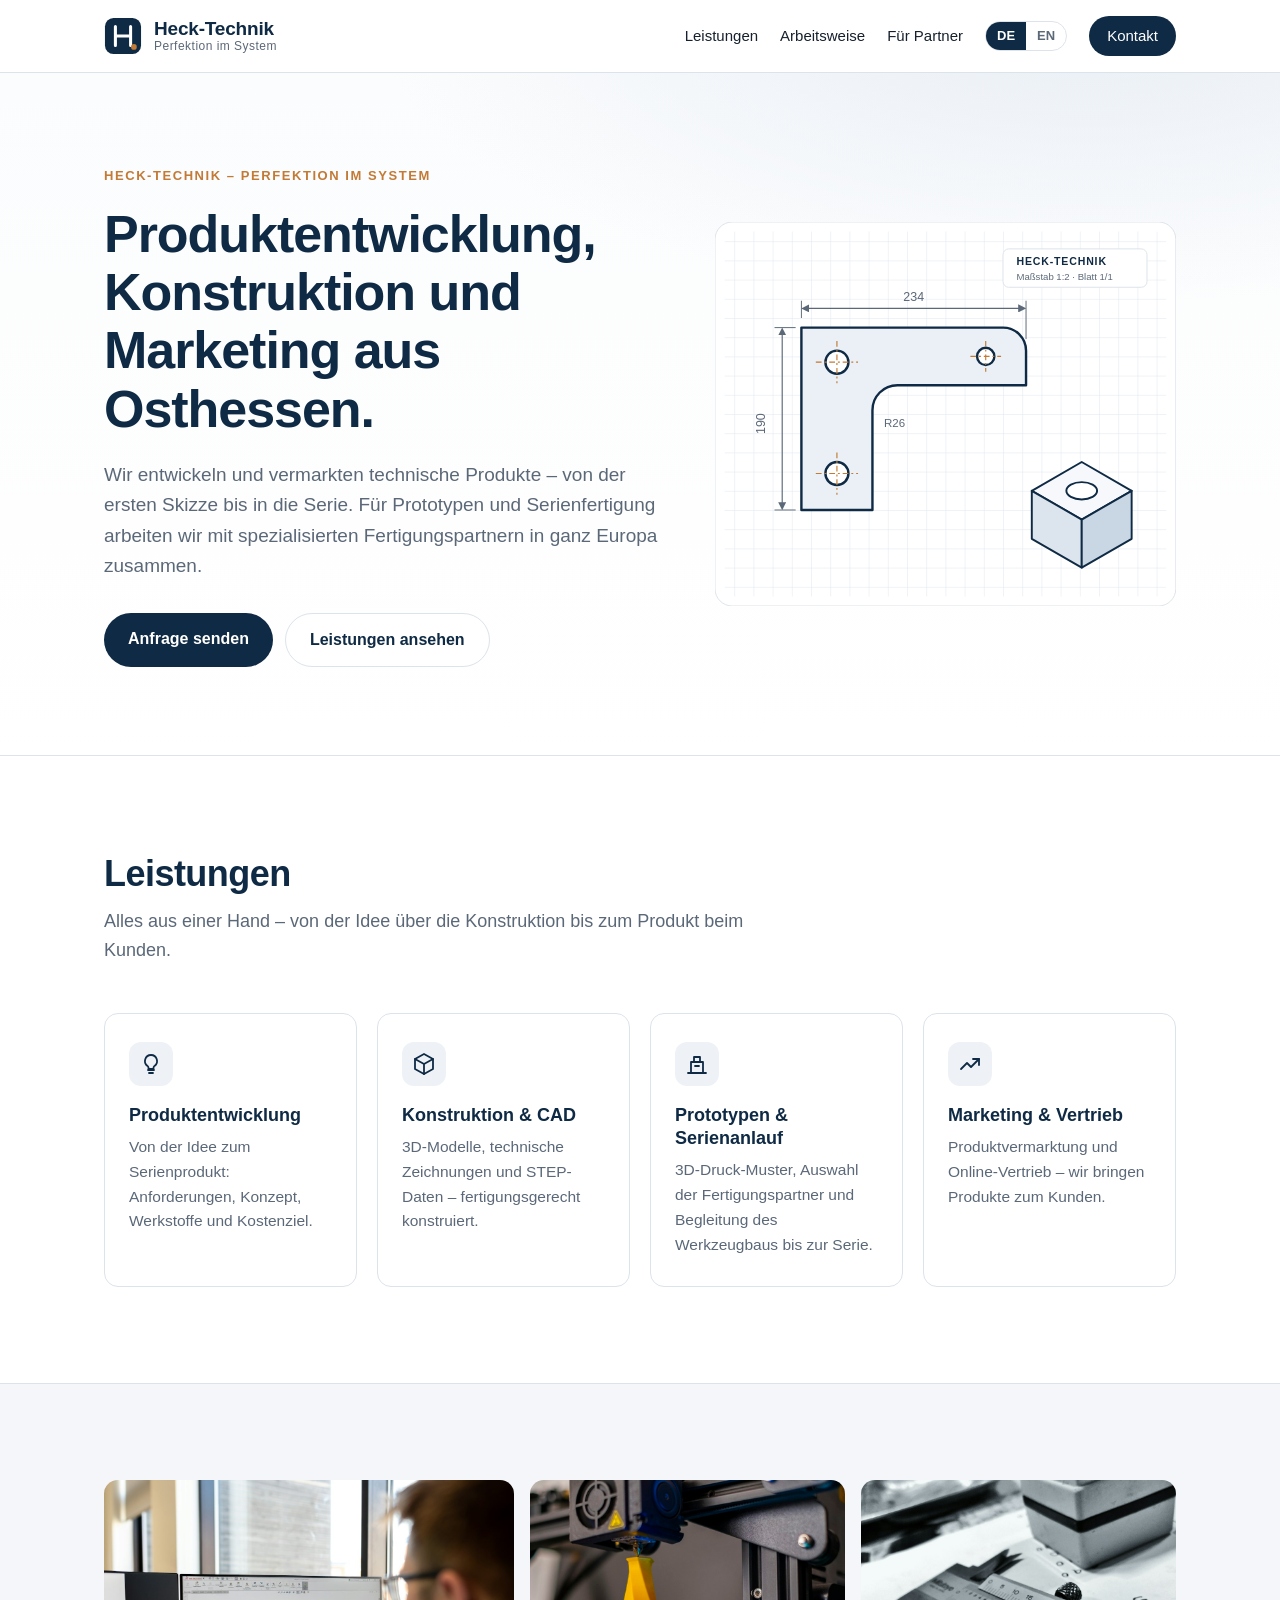
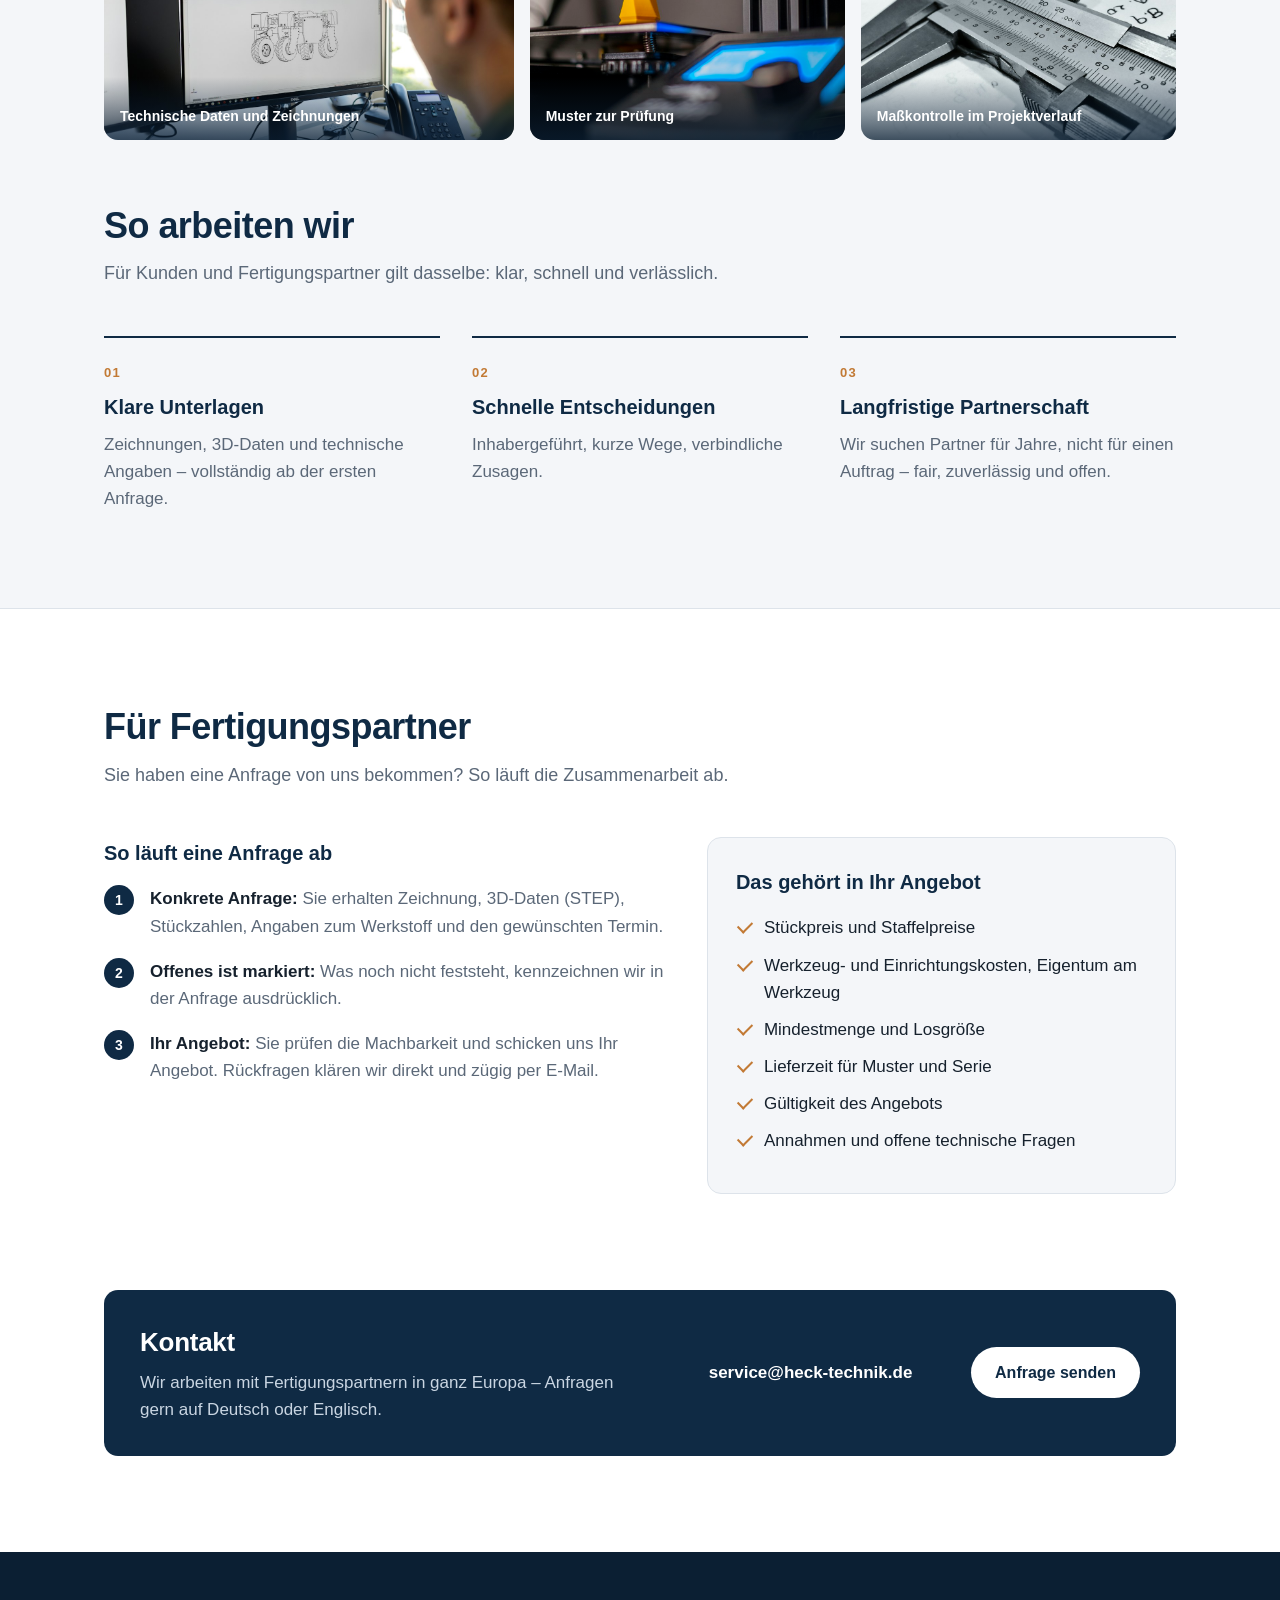
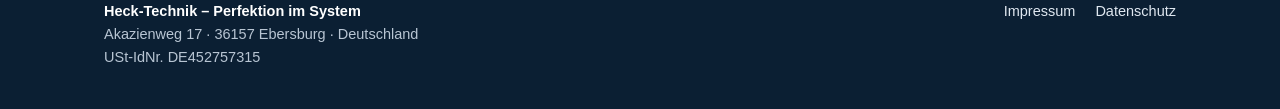
<file: index.html>
<!doctype html>
<html lang="de">
<head>
<meta charset="utf-8">
<meta name="viewport" content="width=device-width, initial-scale=1">
<title>Heck-Technik – Produktentwicklung, Konstruktion und Marketing</title>
<meta name="description" content="Heck-Technik – Perfektion im System: Produktentwicklung, Konstruktion & CAD, Prototypen und Marketing aus Ebersburg bei Fulda.">
<link rel="alternate" hreflang="de" href="https://heck-technik.de/">
<link rel="alternate" hreflang="en" href="https://heck-technik.de/en.html">
<meta property="og:type" content="website">
<meta property="og:site_name" content="Heck-Technik">
<meta property="og:title" content="Heck-Technik – Perfektion im System">
<meta property="og:description" content="Produktentwicklung, Konstruktion & CAD, Prototypen und Marketing aus Osthessen.">
<meta property="og:image" content="https://heck-technik.de/og-image.png">
<meta property="og:url" content="https://heck-technik.de/">
<meta property="og:locale" content="de_DE">
<meta name="twitter:card" content="summary_large_image">
<link rel="icon" href="favicon.svg" type="image/svg+xml">
<link rel="stylesheet" href="style.css">
</head>
<body>

<header class="top">
  <div class="wrap">
    <a class="brand" href="index.html" aria-label="Heck-Technik Startseite">
      <svg class="brand-mark" viewBox="0 0 40 40" aria-hidden="true">
        <rect x="1" y="1" width="38" height="38" rx="9" fill="#0f2a44"/>
        <path d="M12 10v20M28 10v20M12 20h16" stroke="#fff" stroke-width="3.2" stroke-linecap="round"/>
        <circle cx="31.5" cy="31.5" r="3" fill="#c27a35"/>
      </svg>
      <span class="brand-name">Heck-Technik<span class="brand-sub">Perfektion im System</span></span>
    </a>
    <nav class="nav">
      <a class="navlink" href="#leistungen">Leistungen</a>
      <a class="navlink" href="#arbeitsweise">Arbeitsweise</a>
      <a class="navlink" href="#partner">Für Partner</a>
      <div class="lang"><span>DE</span><a href="en.html" hreflang="en">EN</a></div>
      <a class="btn btn-primary btn-small" href="#kontakt">Kontakt</a>
    </nav>
  </div>
</header>

<main>
  <div class="hero">
    <div class="wrap">
      <div>
        <span class="eyebrow">Heck-Technik – Perfektion im System</span>
        <h1>Produktentwicklung, Konstruktion und Marketing aus Osthessen.</h1>
        <p class="lead">Wir entwickeln und vermarkten technische Produkte – von der ersten Skizze bis in die Serie. Für Prototypen und Serienfertigung arbeiten wir mit spezialisierten Fertigungspartnern in ganz Europa zusammen.</p>
        <div class="hero-actions">
          <a class="btn btn-primary" href="mailto:service@heck-technik.de?subject=Anfrage%20an%20Heck-Technik">Anfrage senden</a>
          <a class="btn btn-ghost" href="#leistungen">Leistungen ansehen</a>
        </div>
      </div>
      <svg class="hero-art" viewBox="0 0 480 400" role="img" aria-label="Technische Zeichnung">
        <defs>
          <pattern id="grid" width="20" height="20" patternUnits="userSpaceOnUse">
            <path d="M20 0H0V20" fill="none" stroke="#dfe6ee" stroke-width="1"/>
          </pattern>
          <marker id="arr" viewBox="0 0 10 10" refX="5" refY="5" markerWidth="7" markerHeight="7" orient="auto-start-reverse">
            <path d="M0 0L10 5L0 10z" fill="#5b6878"/>
          </marker>
        </defs>
        <rect x="0" y="0" width="480" height="400" rx="18" fill="#fff" stroke="#dde3ea"/>
        <rect x="10" y="10" width="460" height="380" rx="12" fill="url(#grid)"/>
        <!-- Bauteil -->
        <path d="M90 110 H300 a24 24 0 0 1 24 24 V170 H190 a26 26 0 0 0 -26 26 V300 H90 Z" fill="#eaf0f6" stroke="#0f2a44" stroke-width="2.5" stroke-linejoin="round"/>
        <circle cx="127" cy="146" r="12" fill="#fff" stroke="#0f2a44" stroke-width="2.5"/>
        <circle cx="127" cy="262" r="12" fill="#fff" stroke="#0f2a44" stroke-width="2.5"/>
        <circle cx="282" cy="140" r="9" fill="#fff" stroke="#0f2a44" stroke-width="2.5"/>
        <!-- Mittellinien -->
        <path d="M127 124v44M105 146h44M127 240v44M105 262h44M282 124v32M266 140h32" stroke="#c27a35" stroke-width="1.2" stroke-dasharray="6 3 2 3"/>
        <!-- Bemaßung -->
        <path d="M90 82V100M324 82V122" stroke="#5b6878" stroke-width="1"/>
        <path d="M94 90H320" stroke="#5b6878" stroke-width="1.2" marker-start="url(#arr)" marker-end="url(#arr)"/>
        <text x="207" y="82" text-anchor="middle" font-family="Segoe UI, Arial" font-size="13" fill="#5b6878">234</text>
        <path d="M62 110H84M62 300H84" stroke="#5b6878" stroke-width="1"/>
        <path d="M70 114V296" stroke="#5b6878" stroke-width="1.2" marker-start="url(#arr)" marker-end="url(#arr)"/>
        <text x="52" y="210" text-anchor="middle" font-family="Segoe UI, Arial" font-size="13" fill="#5b6878" transform="rotate(-90 52 210)">190</text>
        <text x="176" y="214" font-family="Segoe UI, Arial" font-size="12" fill="#5b6878">R26</text>
        <!-- Isometrie -->
        <g transform="translate(330 250)" stroke="#0f2a44" stroke-width="2" stroke-linejoin="round">
          <path d="M0 30 L52 0 L104 30 L52 60 Z" fill="#f6f8fb"/>
          <path d="M0 30 V80 L52 110 V60 Z" fill="#dce5ee"/>
          <path d="M104 30 V80 L52 110 V60 Z" fill="#c9d6e3"/>
          <ellipse cx="52" cy="30" rx="16" ry="9" fill="#fff"/>
        </g>
        <!-- Schriftfeld -->
        <g font-family="Segoe UI, Arial" fill="#0f2a44">
          <rect x="300" y="28" width="150" height="40" rx="6" fill="#fff" stroke="#dde3ea"/>
          <text x="314" y="45" font-size="11" font-weight="700" letter-spacing=".08em">HECK-TECHNIK</text>
          <text x="314" y="60" font-size="10" fill="#5b6878">Maßstab 1:2 · Blatt 1/1</text>
        </g>
      </svg>
    </div>
  </div>

  <section id="leistungen">
    <div class="wrap">
      <div class="section-head">
        <h2>Leistungen</h2>
        <p>Alles aus einer Hand – von der Idee über die Konstruktion bis zum Produkt beim Kunden.</p>
      </div>
      <div class="cards">
        <article class="card">
          <div class="icon"><svg viewBox="0 0 24 24" fill="none" stroke="#0f2a44" stroke-width="1.8" stroke-linecap="round" stroke-linejoin="round"><path d="M9 18h6M10 21h4M12 3a6 6 0 0 0-3.5 10.9c.6.5 1 1.2 1 2V17h5v-1.1c0-.8.4-1.5 1-2A6 6 0 0 0 12 3z"/></svg></div>
          <h3>Produktentwicklung</h3>
          <p>Von der Idee zum Serienprodukt: Anforderungen, Konzept, Werkstoffe und Kostenziel.</p>
        </article>
        <article class="card">
          <div class="icon"><svg viewBox="0 0 24 24" fill="none" stroke="#0f2a44" stroke-width="1.8" stroke-linecap="round" stroke-linejoin="round"><path d="M12 2l9 5v10l-9 5-9-5V7z"/><path d="M12 22V12M21 7l-9 5-9-5"/></svg></div>
          <h3>Konstruktion &amp; CAD</h3>
          <p>3D-Modelle, technische Zeichnungen und STEP-Daten – fertigungsgerecht konstruiert.</p>
        </article>
        <article class="card">
          <div class="icon"><svg viewBox="0 0 24 24" fill="none" stroke="#0f2a44" stroke-width="1.8" stroke-linecap="round" stroke-linejoin="round"><path d="M3 21h18M6 21V10h12v11M9 10V5h6v5M10 14h4"/></svg></div>
          <h3>Prototypen &amp; Serienanlauf</h3>
          <p>3D-Druck-Muster, Auswahl der Fertigungspartner und Begleitung des Werkzeugbaus bis zur Serie.</p>
        </article>
        <article class="card">
          <div class="icon"><svg viewBox="0 0 24 24" fill="none" stroke="#0f2a44" stroke-width="1.8" stroke-linecap="round" stroke-linejoin="round"><path d="M3 17l6-6 4 4 8-8"/><path d="M15 7h6v6"/></svg></div>
          <h3>Marketing &amp; Vertrieb</h3>
          <p>Produktvermarktung und Online-Vertrieb – wir bringen Produkte zum Kunden.</p>
        </article>
      </div>
    </div>
  </section>

  <section id="arbeitsweise" class="soft">
    <div class="wrap">
      <div class="photos">
        <figure><img src="img/cad-arbeitsplatz.jpg" alt="Konstruktion am CAD-Arbeitsplatz" width="1200" height="800" loading="lazy"><figcaption>Technische Daten und Zeichnungen</figcaption></figure>
        <figure><img src="img/3d-druck.jpg" alt="3D-Drucker fertigt ein Muster" width="1200" height="800" loading="lazy"><figcaption>Muster zur Prüfung</figcaption></figure>
        <figure><img src="img/messschieber.jpg" alt="Messschieber für die Maßkontrolle" width="1200" height="800" loading="lazy"><figcaption>Maßkontrolle im Projektverlauf</figcaption></figure>
      </div>
      <div class="section-head">
        <h2>So arbeiten wir</h2>
        <p>Für Kunden und Fertigungspartner gilt dasselbe: klar, schnell und verlässlich.</p>
      </div>
      <div class="steps">
        <div class="step">
          <span class="num">01</span>
          <h3>Klare Unterlagen</h3>
          <p>Zeichnungen, 3D-Daten und technische Angaben – vollständig ab der ersten Anfrage.</p>
        </div>
        <div class="step">
          <span class="num">02</span>
          <h3>Schnelle Entscheidungen</h3>
          <p>Inhabergeführt, kurze Wege, verbindliche Zusagen.</p>
        </div>
        <div class="step">
          <span class="num">03</span>
          <h3>Langfristige Partnerschaft</h3>
          <p>Wir suchen Partner für Jahre, nicht für einen Auftrag – fair, zuverlässig und offen.</p>
        </div>
      </div>
    </div>
  </section>

  <section id="partner">
    <div class="wrap">
      <div class="section-head">
        <h2>Für Fertigungspartner</h2>
        <p>Sie haben eine Anfrage von uns bekommen? So läuft die Zusammenarbeit ab.</p>
      </div>
      <div class="partner-grid">
        <div>
          <h3>So läuft eine Anfrage ab</h3>
          <ol class="flow">
            <li><strong>Konkrete Anfrage:</strong> Sie erhalten Zeichnung, 3D-Daten (STEP), Stückzahlen, Angaben zum Werkstoff und den gewünschten Termin.</li>
            <li><strong>Offenes ist markiert:</strong> Was noch nicht feststeht, kennzeichnen wir in der Anfrage ausdrücklich.</li>
            <li><strong>Ihr Angebot:</strong> Sie prüfen die Machbarkeit und schicken uns Ihr Angebot. Rückfragen klären wir direkt und zügig per E-Mail.</li>
          </ol>
        </div>
        <div class="offer-box">
          <h3>Das gehört in Ihr Angebot</h3>
          <ul class="checklist">
            <li>Stückpreis und Staffelpreise</li>
            <li>Werkzeug- und Einrichtungskosten, Eigentum am Werkzeug</li>
            <li>Mindestmenge und Losgröße</li>
            <li>Lieferzeit für Muster und Serie</li>
            <li>Gültigkeit des Angebots</li>
            <li>Annahmen und offene technische Fragen</li>
          </ul>
        </div>
      </div>
    </div>
  </section>

  <section id="kontakt">
    <div class="wrap">
      <div class="contact-box">
        <div>
          <h2>Kontakt</h2>
          <p>Wir arbeiten mit Fertigungspartnern in ganz Europa – Anfragen gern auf Deutsch oder Englisch.</p>
        </div>
        <div>
          <a class="line" href="mailto:service@heck-technik.de">service@heck-technik.de</a>
        </div>
        <a class="btn btn-primary" href="mailto:service@heck-technik.de?subject=Anfrage%20an%20Heck-Technik">Anfrage senden</a>
      </div>
    </div>
  </section>
</main>

<footer>
  <div class="wrap">
    <div>
      <strong>Heck-Technik – Perfektion im System</strong><br>
      Akazienweg 17 · 36157 Ebersburg · Deutschland<br>
      USt-IdNr. DE452757315
    </div>
    <div class="links">
      <a href="impressum.html">Impressum</a>
      <a href="datenschutz.html">Datenschutz</a>
    </div>
  </div>
</footer>

</body>
</html>
</file>
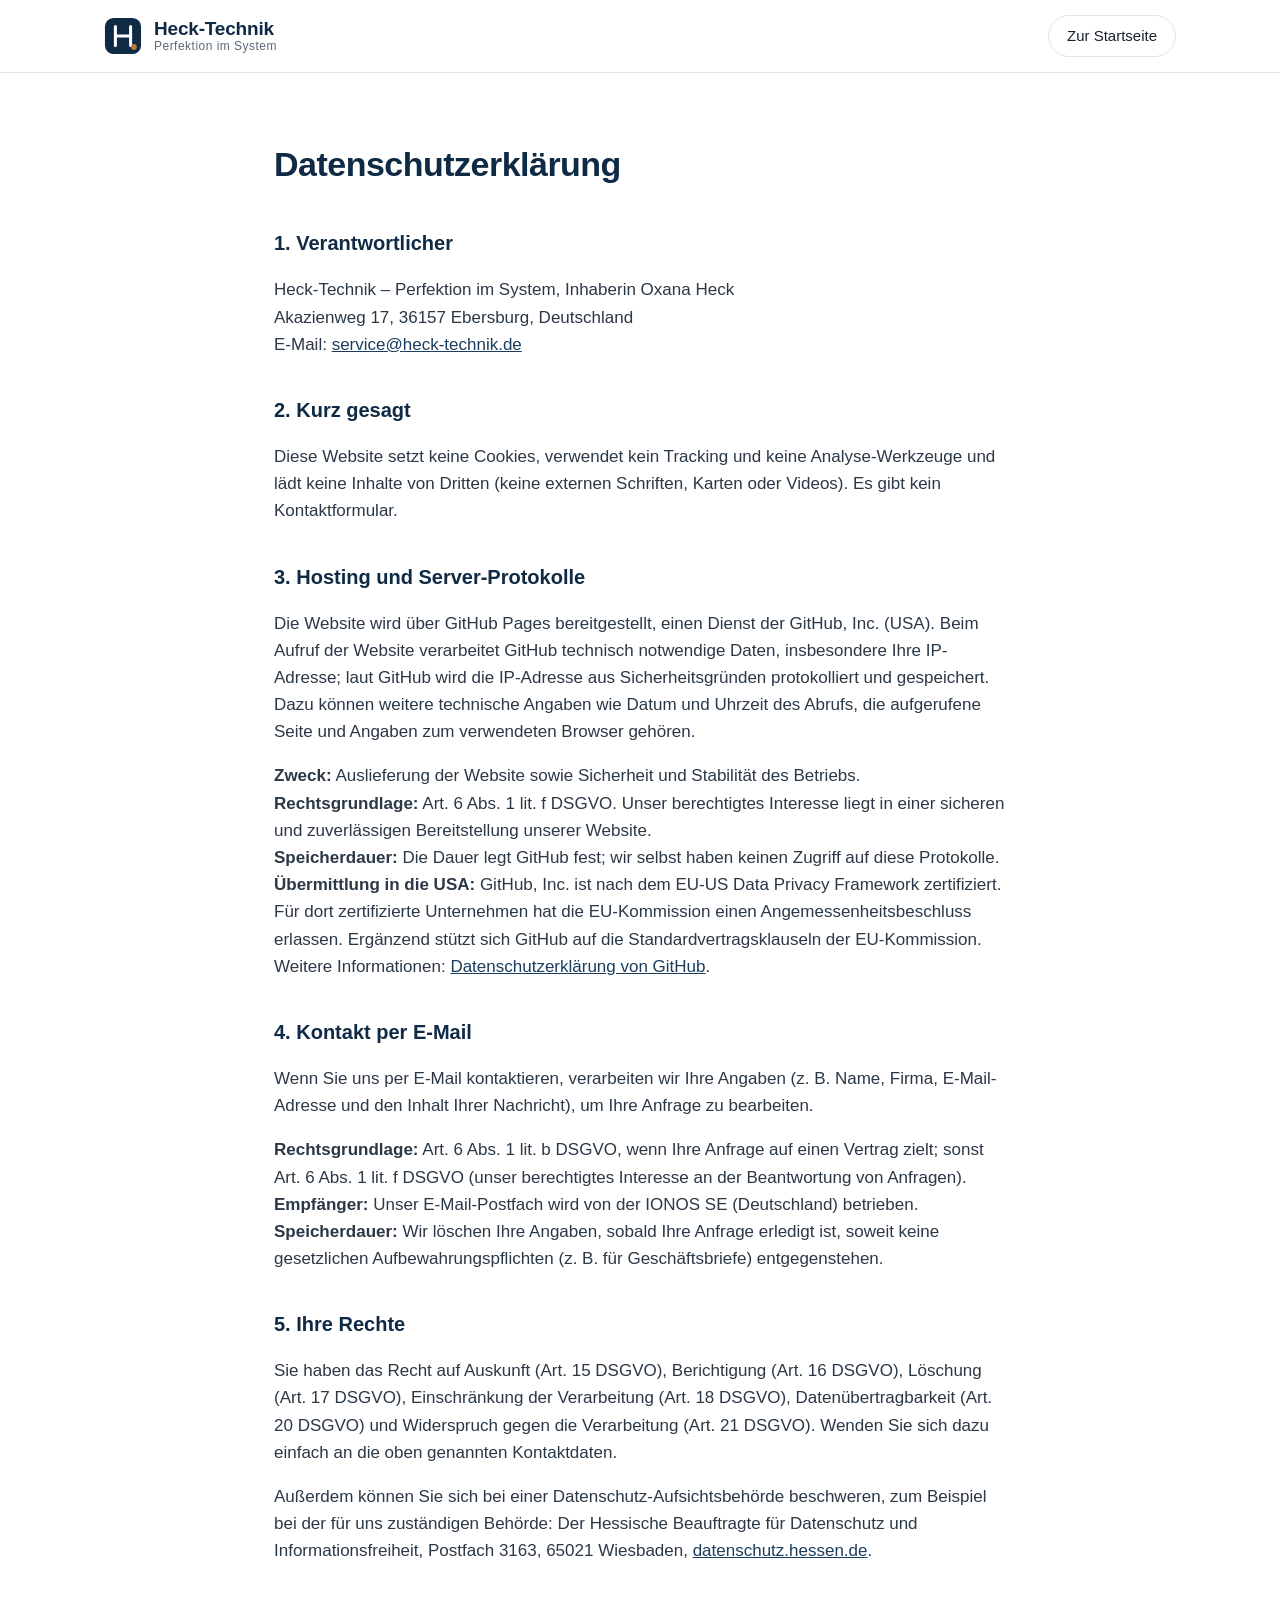
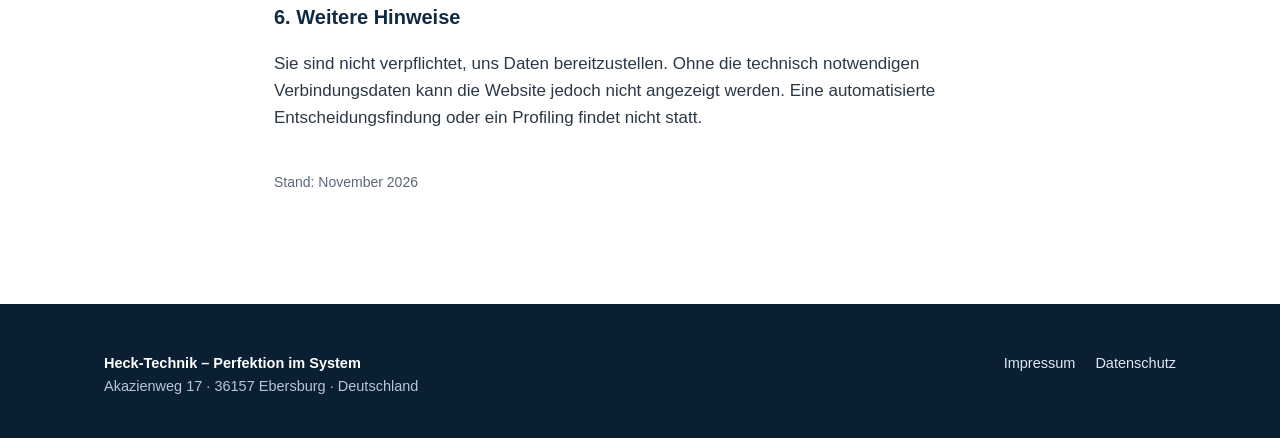
<file: datenschutz.html>
<!doctype html>
<html lang="de">
<head>
<meta charset="utf-8">
<meta name="viewport" content="width=device-width, initial-scale=1">
<title>Datenschutz – Heck-Technik</title>
<meta name="robots" content="noindex">
<link rel="icon" href="favicon.svg" type="image/svg+xml">
<link rel="stylesheet" href="style.css">
</head>
<body>

<header class="top">
  <div class="wrap">
    <a class="brand" href="index.html" aria-label="Heck-Technik Startseite">
      <svg class="brand-mark" viewBox="0 0 40 40" aria-hidden="true">
        <rect x="1" y="1" width="38" height="38" rx="9" fill="#0f2a44"/>
        <path d="M12 10v20M28 10v20M12 20h16" stroke="#fff" stroke-width="3.2" stroke-linecap="round"/>
        <circle cx="31.5" cy="31.5" r="3" fill="#c27a35"/>
      </svg>
      <span class="brand-name">Heck-Technik<span class="brand-sub">Perfektion im System</span></span>
    </a>
    <nav class="nav">
      <a class="btn btn-ghost btn-small" href="index.html">Zur Startseite</a>
    </nav>
  </div>
</header>

<main class="legal">
  <div class="wrap">
    <h1>Datenschutzerklärung</h1>

    <h2>1. Verantwortlicher</h2>
    <p>Heck-Technik – Perfektion im System, Inhaberin Oxana Heck<br>
    Akazienweg 17, 36157 Ebersburg, Deutschland<br>
    E-Mail: <a href="mailto:service@heck-technik.de">service@heck-technik.de</a></p>

    <h2>2. Kurz gesagt</h2>
    <p>Diese Website setzt keine Cookies, verwendet kein Tracking und keine Analyse-Werkzeuge und lädt keine Inhalte von Dritten (keine externen Schriften, Karten oder Videos). Es gibt kein Kontaktformular.</p>

    <h2>3. Hosting und Server-Protokolle</h2>
    <p>Die Website wird über GitHub Pages bereitgestellt, einen Dienst der GitHub, Inc. (USA). Beim Aufruf der Website verarbeitet GitHub technisch notwendige Daten, insbesondere Ihre IP-Adresse; laut GitHub wird die IP-Adresse aus Sicherheitsgründen protokolliert und gespeichert. Dazu können weitere technische Angaben wie Datum und Uhrzeit des Abrufs, die aufgerufene Seite und Angaben zum verwendeten Browser gehören.</p>
    <p><strong>Zweck:</strong> Auslieferung der Website sowie Sicherheit und Stabilität des Betriebs.<br>
    <strong>Rechtsgrundlage:</strong> Art. 6 Abs. 1 lit. f DSGVO. Unser berechtigtes Interesse liegt in einer sicheren und zuverlässigen Bereitstellung unserer Website.<br>
    <strong>Speicherdauer:</strong> Die Dauer legt GitHub fest; wir selbst haben keinen Zugriff auf diese Protokolle.<br>
    <strong>Übermittlung in die USA:</strong> GitHub, Inc. ist nach dem EU-US Data Privacy Framework zertifiziert. Für dort zertifizierte Unternehmen hat die EU-Kommission einen Angemessenheitsbeschluss erlassen. Ergänzend stützt sich GitHub auf die Standardvertragsklauseln der EU-Kommission. Weitere Informationen: <a href="https://docs.github.com/de/site-policy/privacy-policies/github-general-privacy-statement" rel="noopener">Datenschutzerklärung von GitHub</a>.</p>

    <h2>4. Kontakt per E-Mail</h2>
    <p>Wenn Sie uns per E-Mail kontaktieren, verarbeiten wir Ihre Angaben (z. B. Name, Firma, E-Mail-Adresse und den Inhalt Ihrer Nachricht), um Ihre Anfrage zu bearbeiten.</p>
    <p><strong>Rechtsgrundlage:</strong> Art. 6 Abs. 1 lit. b DSGVO, wenn Ihre Anfrage auf einen Vertrag zielt; sonst Art. 6 Abs. 1 lit. f DSGVO (unser berechtigtes Interesse an der Beantwortung von Anfragen).<br>
    <strong>Empfänger:</strong> Unser E-Mail-Postfach wird von der IONOS SE (Deutschland) betrieben.<br>
    <strong>Speicherdauer:</strong> Wir löschen Ihre Angaben, sobald Ihre Anfrage erledigt ist, soweit keine gesetzlichen Aufbewahrungspflichten (z. B. für Geschäftsbriefe) entgegenstehen.</p>

    <h2>5. Ihre Rechte</h2>
    <p>Sie haben das Recht auf Auskunft (Art. 15 DSGVO), Berichtigung (Art. 16 DSGVO), Löschung (Art. 17 DSGVO), Einschränkung der Verarbeitung (Art. 18 DSGVO), Datenübertragbarkeit (Art. 20 DSGVO) und Widerspruch gegen die Verarbeitung (Art. 21 DSGVO). Wenden Sie sich dazu einfach an die oben genannten Kontaktdaten.</p>
    <p>Außerdem können Sie sich bei einer Datenschutz-Aufsichtsbehörde beschweren, zum Beispiel bei der für uns zuständigen Behörde: Der Hessische Beauftragte für Datenschutz und Informationsfreiheit, Postfach 3163, 65021 Wiesbaden, <a href="https://datenschutz.hessen.de" rel="noopener">datenschutz.hessen.de</a>.</p>

    <h2>6. Weitere Hinweise</h2>
    <p>Sie sind nicht verpflichtet, uns Daten bereitzustellen. Ohne die technisch notwendigen Verbindungsdaten kann die Website jedoch nicht angezeigt werden. Eine automatisierte Entscheidungsfindung oder ein Profiling findet nicht statt.</p>

    <p class="stand">Stand: November 2026</p>
  </div>
</main>

<footer>
  <div class="wrap">
    <div>
      <strong>Heck-Technik – Perfektion im System</strong><br>
      Akazienweg 17 · 36157 Ebersburg · Deutschland
    </div>
    <div class="links">
      <a href="impressum.html">Impressum</a>
      <a href="datenschutz.html">Datenschutz</a>
    </div>
  </div>
</footer>

</body>
</html>
</file>
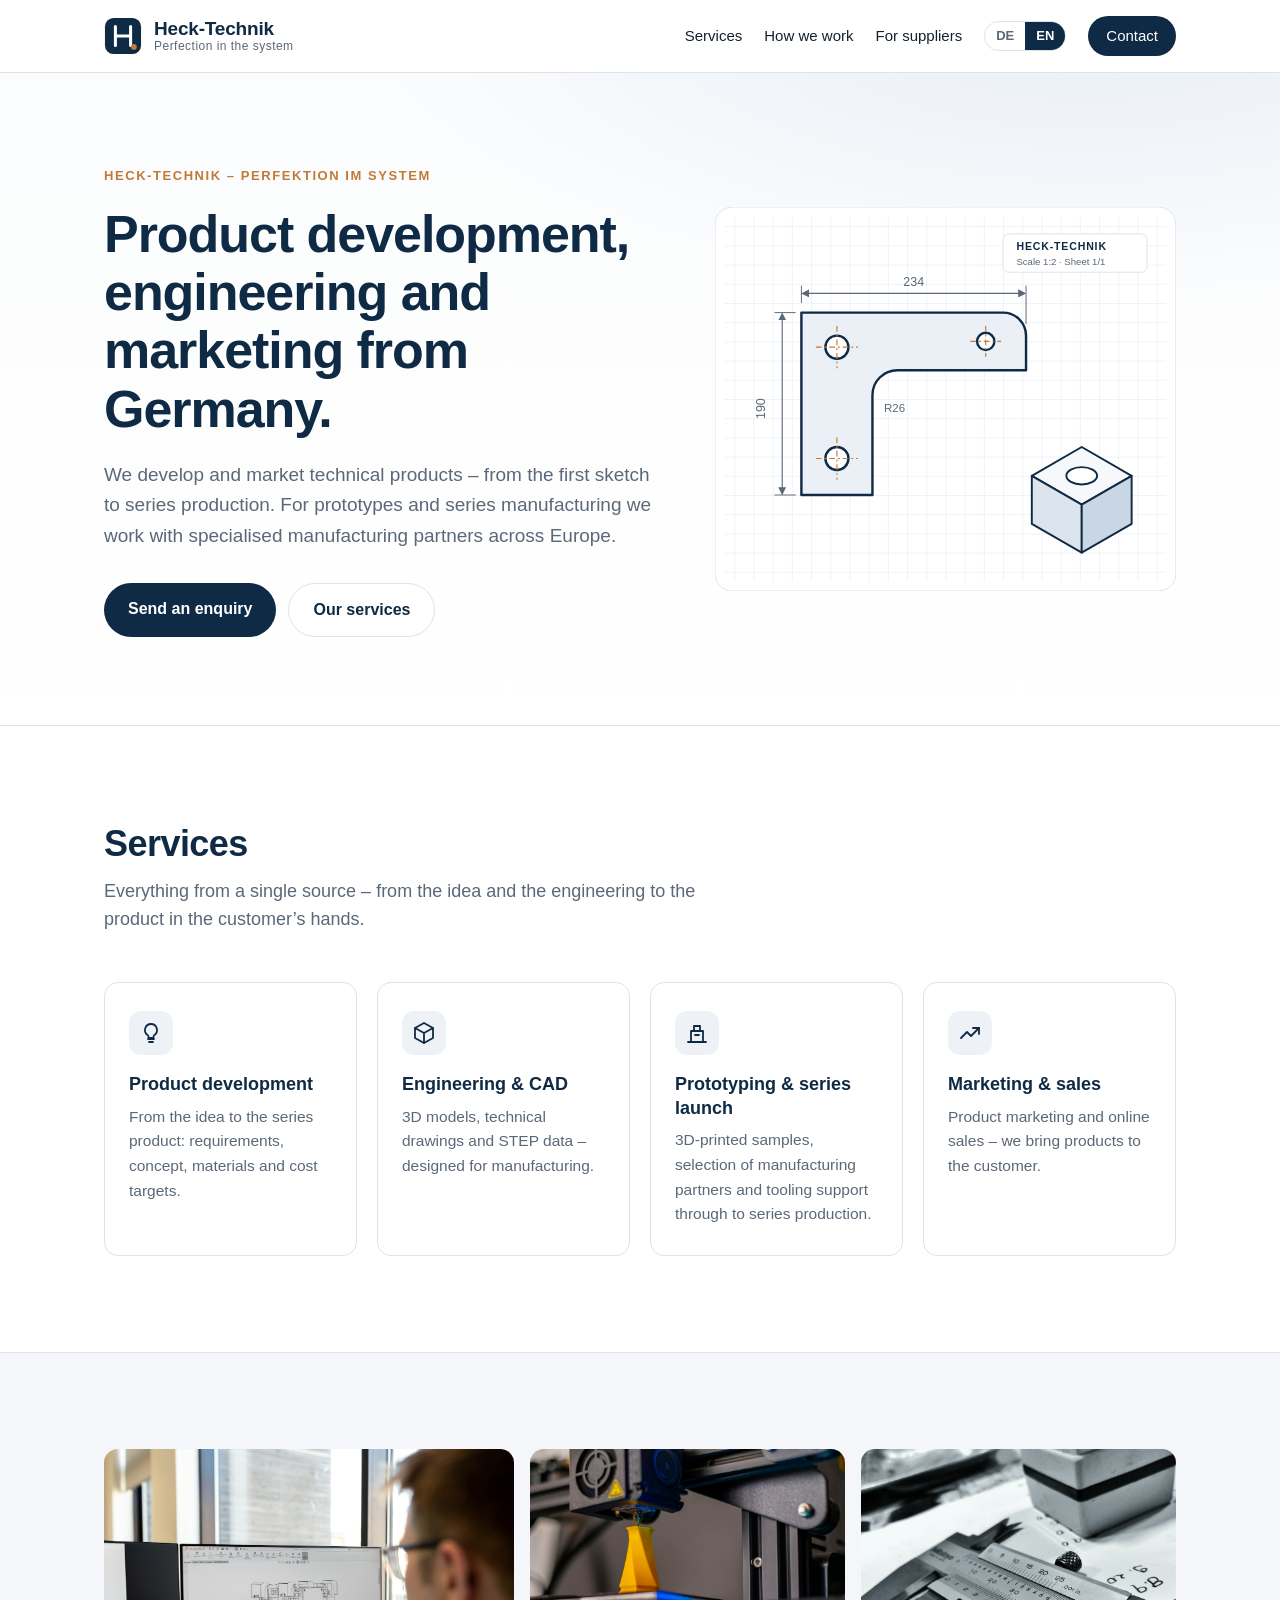
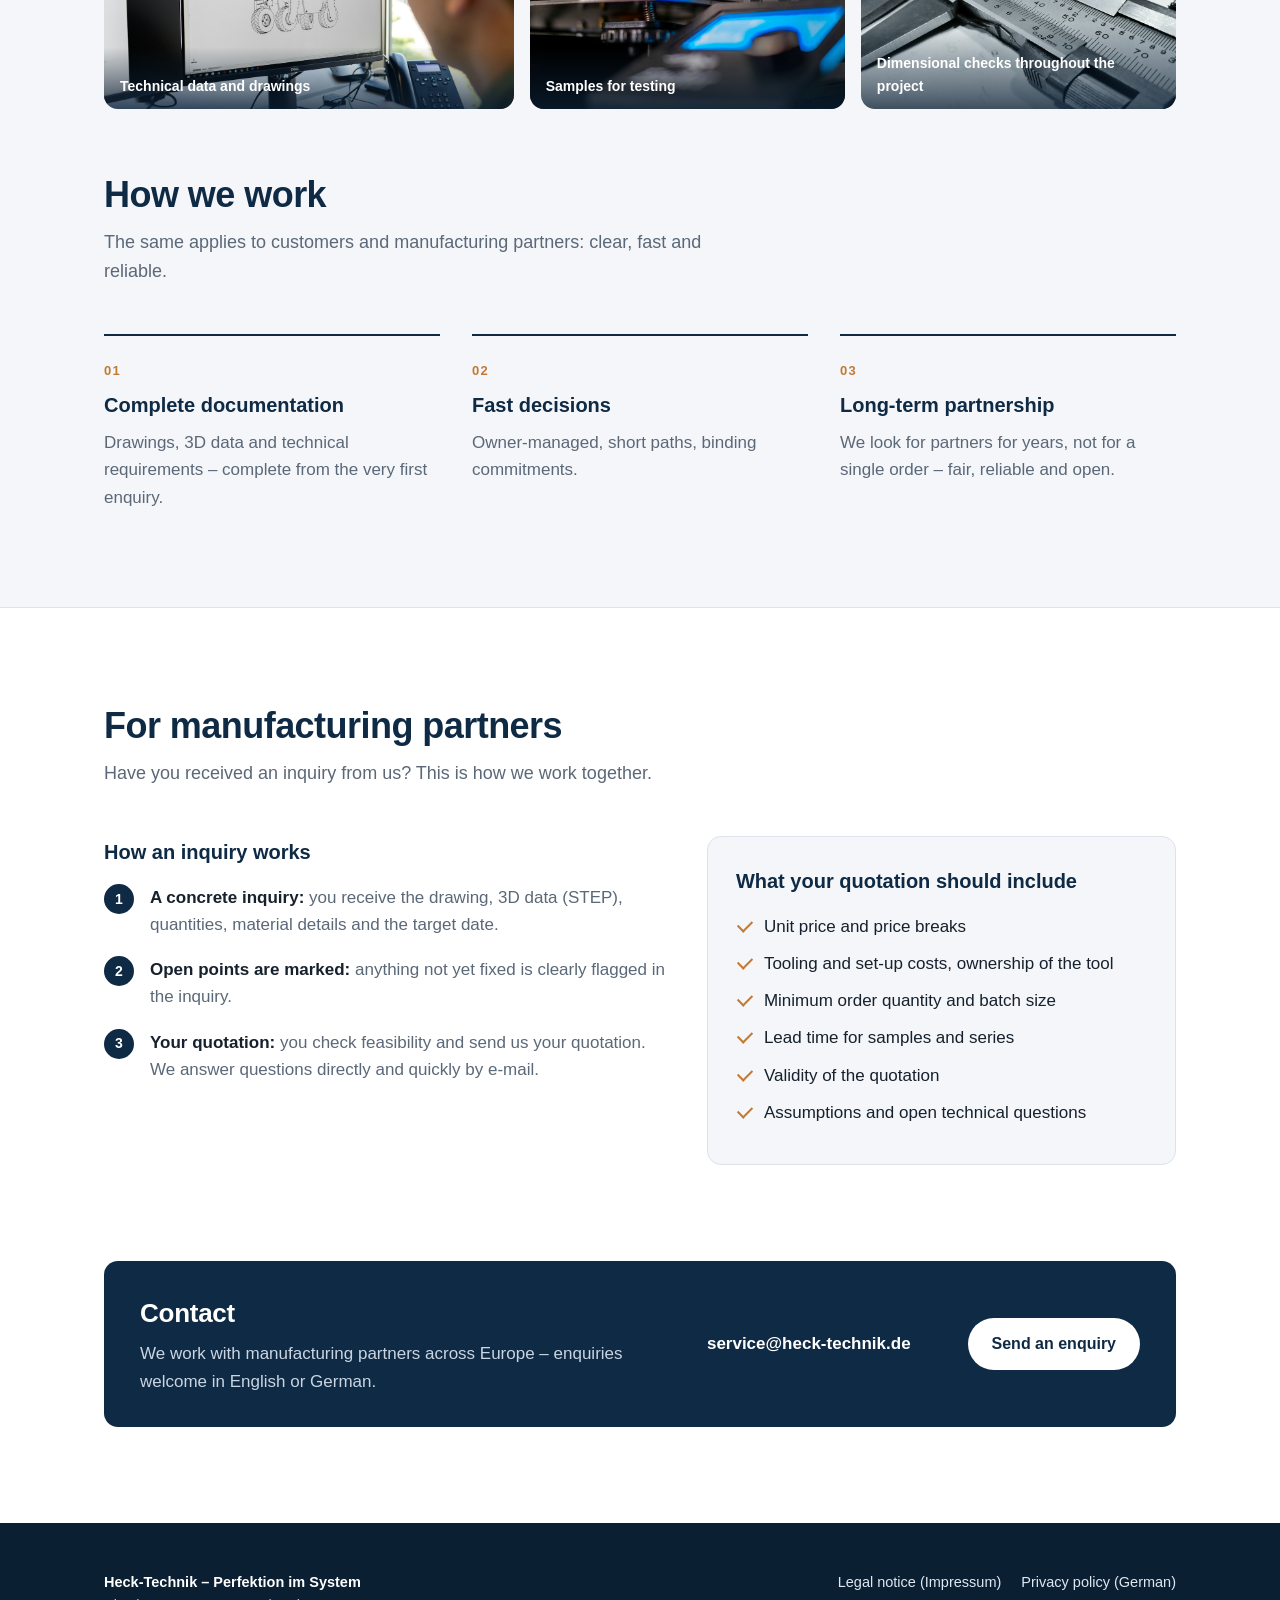
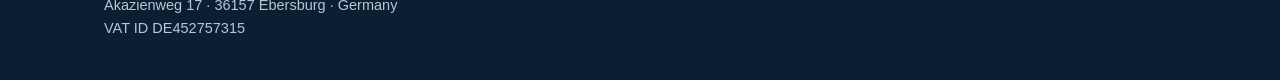
<file: en.html>
<!doctype html>
<html lang="en">
<head>
<meta charset="utf-8">
<meta name="viewport" content="width=device-width, initial-scale=1">
<title>Heck-Technik – Product development, engineering and marketing</title>
<meta name="description" content="Heck-Technik – Perfektion im System: product development, engineering & CAD, prototyping and marketing from Ebersburg near Fulda, Germany.">
<link rel="alternate" hreflang="de" href="https://heck-technik.de/">
<link rel="alternate" hreflang="en" href="https://heck-technik.de/en.html">
<meta property="og:type" content="website">
<meta property="og:site_name" content="Heck-Technik">
<meta property="og:title" content="Heck-Technik – Perfektion im System">
<meta property="og:description" content="Product development, engineering & CAD, prototyping and marketing from Germany.">
<meta property="og:image" content="https://heck-technik.de/og-image.png">
<meta property="og:url" content="https://heck-technik.de/en.html">
<meta property="og:locale" content="en_GB">
<meta name="twitter:card" content="summary_large_image">
<link rel="icon" href="favicon.svg" type="image/svg+xml">
<link rel="stylesheet" href="style.css">
</head>
<body>

<header class="top">
  <div class="wrap">
    <a class="brand" href="en.html" aria-label="Heck-Technik home">
      <svg class="brand-mark" viewBox="0 0 40 40" aria-hidden="true">
        <rect x="1" y="1" width="38" height="38" rx="9" fill="#0f2a44"/>
        <path d="M12 10v20M28 10v20M12 20h16" stroke="#fff" stroke-width="3.2" stroke-linecap="round"/>
        <circle cx="31.5" cy="31.5" r="3" fill="#c27a35"/>
      </svg>
      <span class="brand-name">Heck-Technik<span class="brand-sub">Perfection in the system</span></span>
    </a>
    <nav class="nav">
      <a class="navlink" href="#leistungen">Services</a>
      <a class="navlink" href="#arbeitsweise">How we work</a>
      <a class="navlink" href="#partner">For suppliers</a>
      <div class="lang"><a href="index.html" hreflang="de">DE</a><span>EN</span></div>
      <a class="btn btn-primary btn-small" href="#kontakt">Contact</a>
    </nav>
  </div>
</header>

<main>
  <div class="hero">
    <div class="wrap">
      <div>
        <span class="eyebrow">Heck-Technik – Perfektion im System</span>
        <h1>Product development, engineering and marketing from Germany.</h1>
        <p class="lead">We develop and market technical products – from the first sketch to series production. For prototypes and series manufacturing we work with specialised manufacturing partners across Europe.</p>
        <div class="hero-actions">
          <a class="btn btn-primary" href="mailto:service@heck-technik.de?subject=Enquiry%20to%20Heck-Technik">Send an enquiry</a>
          <a class="btn btn-ghost" href="#leistungen">Our services</a>
        </div>
      </div>
      <svg class="hero-art" viewBox="0 0 480 400" role="img" aria-label="Technical drawing">
        <defs>
          <pattern id="grid" width="20" height="20" patternUnits="userSpaceOnUse">
            <path d="M20 0H0V20" fill="none" stroke="#dfe6ee" stroke-width="1"/>
          </pattern>
          <marker id="arr" viewBox="0 0 10 10" refX="5" refY="5" markerWidth="7" markerHeight="7" orient="auto-start-reverse">
            <path d="M0 0L10 5L0 10z" fill="#5b6878"/>
          </marker>
        </defs>
        <rect x="0" y="0" width="480" height="400" rx="18" fill="#fff" stroke="#dde3ea"/>
        <rect x="10" y="10" width="460" height="380" rx="12" fill="url(#grid)"/>
        <!-- Bauteil -->
        <path d="M90 110 H300 a24 24 0 0 1 24 24 V170 H190 a26 26 0 0 0 -26 26 V300 H90 Z" fill="#eaf0f6" stroke="#0f2a44" stroke-width="2.5" stroke-linejoin="round"/>
        <circle cx="127" cy="146" r="12" fill="#fff" stroke="#0f2a44" stroke-width="2.5"/>
        <circle cx="127" cy="262" r="12" fill="#fff" stroke="#0f2a44" stroke-width="2.5"/>
        <circle cx="282" cy="140" r="9" fill="#fff" stroke="#0f2a44" stroke-width="2.5"/>
        <!-- Mittellinien -->
        <path d="M127 124v44M105 146h44M127 240v44M105 262h44M282 124v32M266 140h32" stroke="#c27a35" stroke-width="1.2" stroke-dasharray="6 3 2 3"/>
        <!-- Bemaßung -->
        <path d="M90 82V100M324 82V122" stroke="#5b6878" stroke-width="1"/>
        <path d="M94 90H320" stroke="#5b6878" stroke-width="1.2" marker-start="url(#arr)" marker-end="url(#arr)"/>
        <text x="207" y="82" text-anchor="middle" font-family="Segoe UI, Arial" font-size="13" fill="#5b6878">234</text>
        <path d="M62 110H84M62 300H84" stroke="#5b6878" stroke-width="1"/>
        <path d="M70 114V296" stroke="#5b6878" stroke-width="1.2" marker-start="url(#arr)" marker-end="url(#arr)"/>
        <text x="52" y="210" text-anchor="middle" font-family="Segoe UI, Arial" font-size="13" fill="#5b6878" transform="rotate(-90 52 210)">190</text>
        <text x="176" y="214" font-family="Segoe UI, Arial" font-size="12" fill="#5b6878">R26</text>
        <!-- Isometrie -->
        <g transform="translate(330 250)" stroke="#0f2a44" stroke-width="2" stroke-linejoin="round">
          <path d="M0 30 L52 0 L104 30 L52 60 Z" fill="#f6f8fb"/>
          <path d="M0 30 V80 L52 110 V60 Z" fill="#dce5ee"/>
          <path d="M104 30 V80 L52 110 V60 Z" fill="#c9d6e3"/>
          <ellipse cx="52" cy="30" rx="16" ry="9" fill="#fff"/>
        </g>
        <!-- Schriftfeld -->
        <g font-family="Segoe UI, Arial" fill="#0f2a44">
          <rect x="300" y="28" width="150" height="40" rx="6" fill="#fff" stroke="#dde3ea"/>
          <text x="314" y="45" font-size="11" font-weight="700" letter-spacing=".08em">HECK-TECHNIK</text>
          <text x="314" y="60" font-size="10" fill="#5b6878">Scale 1:2 · Sheet 1/1</text>
        </g>
      </svg>
    </div>
  </div>

  <section id="leistungen">
    <div class="wrap">
      <div class="section-head">
        <h2>Services</h2>
        <p>Everything from a single source – from the idea and the engineering to the product in the customer’s hands.</p>
      </div>
      <div class="cards">
        <article class="card">
          <div class="icon"><svg viewBox="0 0 24 24" fill="none" stroke="#0f2a44" stroke-width="1.8" stroke-linecap="round" stroke-linejoin="round"><path d="M9 18h6M10 21h4M12 3a6 6 0 0 0-3.5 10.9c.6.5 1 1.2 1 2V17h5v-1.1c0-.8.4-1.5 1-2A6 6 0 0 0 12 3z"/></svg></div>
          <h3>Product development</h3>
          <p>From the idea to the series product: requirements, concept, materials and cost targets.</p>
        </article>
        <article class="card">
          <div class="icon"><svg viewBox="0 0 24 24" fill="none" stroke="#0f2a44" stroke-width="1.8" stroke-linecap="round" stroke-linejoin="round"><path d="M12 2l9 5v10l-9 5-9-5V7z"/><path d="M12 22V12M21 7l-9 5-9-5"/></svg></div>
          <h3>Engineering &amp; CAD</h3>
          <p>3D models, technical drawings and STEP data – designed for manufacturing.</p>
        </article>
        <article class="card">
          <div class="icon"><svg viewBox="0 0 24 24" fill="none" stroke="#0f2a44" stroke-width="1.8" stroke-linecap="round" stroke-linejoin="round"><path d="M3 21h18M6 21V10h12v11M9 10V5h6v5M10 14h4"/></svg></div>
          <h3>Prototyping &amp; series launch</h3>
          <p>3D-printed samples, selection of manufacturing partners and tooling support through to series production.</p>
        </article>
        <article class="card">
          <div class="icon"><svg viewBox="0 0 24 24" fill="none" stroke="#0f2a44" stroke-width="1.8" stroke-linecap="round" stroke-linejoin="round"><path d="M3 17l6-6 4 4 8-8"/><path d="M15 7h6v6"/></svg></div>
          <h3>Marketing &amp; sales</h3>
          <p>Product marketing and online sales – we bring products to the customer.</p>
        </article>
      </div>
    </div>
  </section>

  <section id="arbeitsweise" class="soft">
    <div class="wrap">
      <div class="photos">
        <figure><img src="img/cad-arbeitsplatz.jpg" alt="Engineering at a CAD workstation" width="1200" height="800" loading="lazy"><figcaption>Technical data and drawings</figcaption></figure>
        <figure><img src="img/3d-druck.jpg" alt="3D printer producing a sample" width="1200" height="800" loading="lazy"><figcaption>Samples for testing</figcaption></figure>
        <figure><img src="img/messschieber.jpg" alt="Caliper for dimensional inspection" width="1200" height="800" loading="lazy"><figcaption>Dimensional checks throughout the project</figcaption></figure>
      </div>
      <div class="section-head">
        <h2>How we work</h2>
        <p>The same applies to customers and manufacturing partners: clear, fast and reliable.</p>
      </div>
      <div class="steps">
        <div class="step">
          <span class="num">01</span>
          <h3>Complete documentation</h3>
          <p>Drawings, 3D data and technical requirements – complete from the very first enquiry.</p>
        </div>
        <div class="step">
          <span class="num">02</span>
          <h3>Fast decisions</h3>
          <p>Owner-managed, short paths, binding commitments.</p>
        </div>
        <div class="step">
          <span class="num">03</span>
          <h3>Long-term partnership</h3>
          <p>We look for partners for years, not for a single order – fair, reliable and open.</p>
        </div>
      </div>
    </div>
  </section>

  <section id="partner">
    <div class="wrap">
      <div class="section-head">
        <h2>For manufacturing partners</h2>
        <p>Have you received an inquiry from us? This is how we work together.</p>
      </div>
      <div class="partner-grid">
        <div>
          <h3>How an inquiry works</h3>
          <ol class="flow">
            <li><strong>A concrete inquiry:</strong> you receive the drawing, 3D data (STEP), quantities, material details and the target date.</li>
            <li><strong>Open points are marked:</strong> anything not yet fixed is clearly flagged in the inquiry.</li>
            <li><strong>Your quotation:</strong> you check feasibility and send us your quotation. We answer questions directly and quickly by e-mail.</li>
          </ol>
        </div>
        <div class="offer-box">
          <h3>What your quotation should include</h3>
          <ul class="checklist">
            <li>Unit price and price breaks</li>
            <li>Tooling and set-up costs, ownership of the tool</li>
            <li>Minimum order quantity and batch size</li>
            <li>Lead time for samples and series</li>
            <li>Validity of the quotation</li>
            <li>Assumptions and open technical questions</li>
          </ul>
        </div>
      </div>
    </div>
  </section>

  <section id="kontakt">
    <div class="wrap">
      <div class="contact-box">
        <div>
          <h2>Contact</h2>
          <p>We work with manufacturing partners across Europe – enquiries welcome in English or German.</p>
        </div>
        <div>
          <a class="line" href="mailto:service@heck-technik.de">service@heck-technik.de</a>
        </div>
        <a class="btn btn-primary" href="mailto:service@heck-technik.de?subject=Enquiry%20to%20Heck-Technik">Send an enquiry</a>
      </div>
    </div>
  </section>
</main>

<footer>
  <div class="wrap">
    <div>
      <strong>Heck-Technik – Perfektion im System</strong><br>
      Akazienweg 17 · 36157 Ebersburg · Germany<br>
      VAT ID DE452757315
    </div>
    <div class="links">
      <a href="impressum.html" hreflang="de">Legal notice (Impressum)</a>
      <a href="datenschutz.html" hreflang="de">Privacy policy (German)</a>
    </div>
  </div>
</footer>

</body>
</html>
</file>
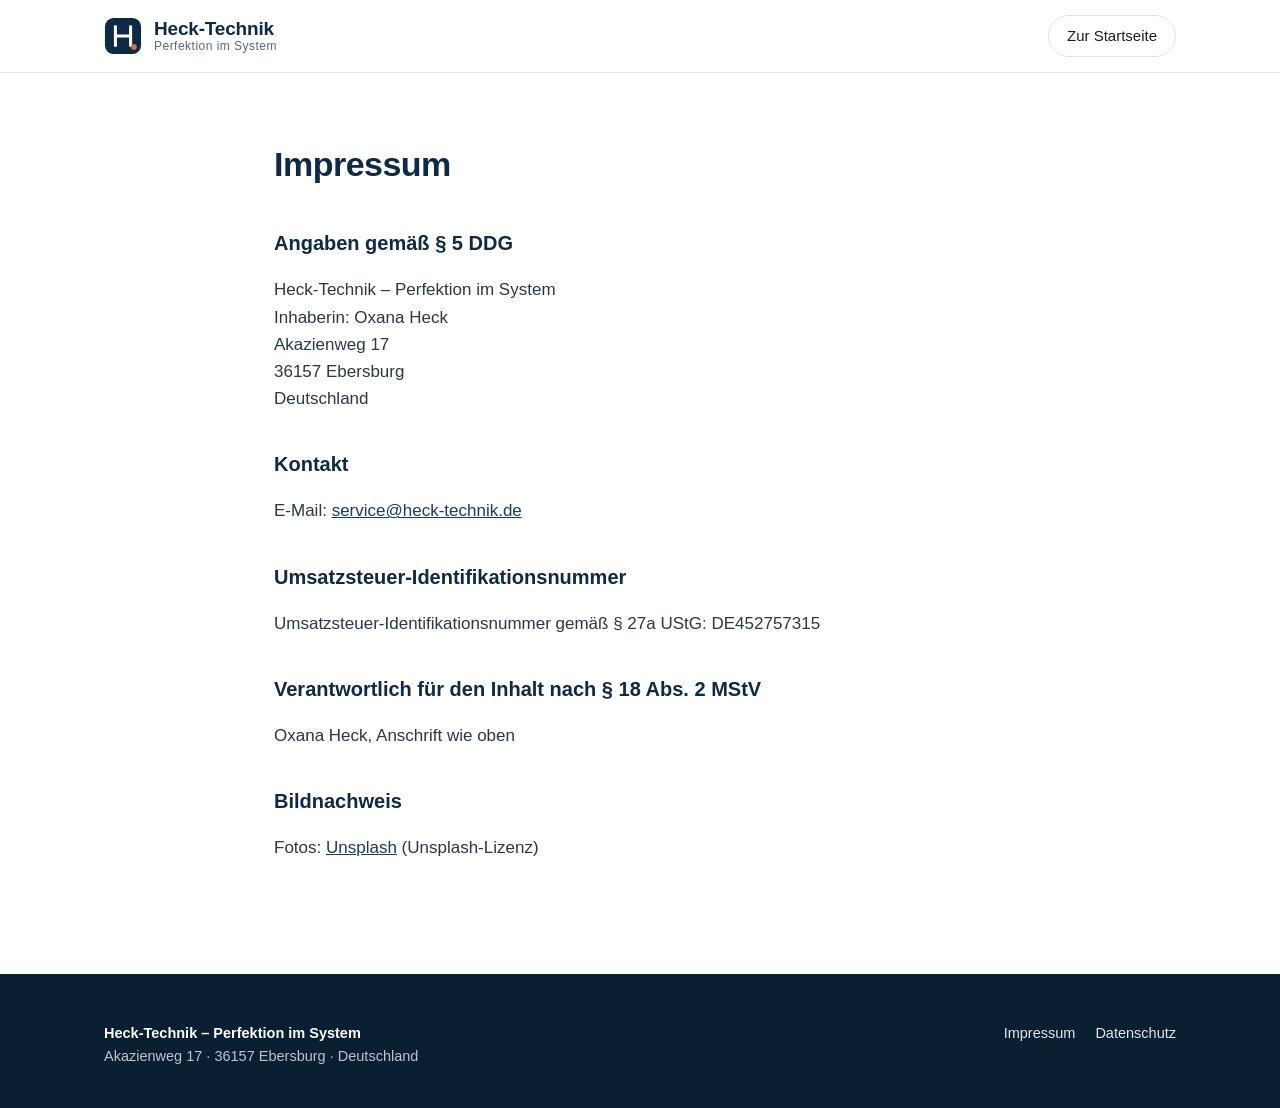
<file: impressum.html>
<!doctype html>
<html lang="de">
<head>
<meta charset="utf-8">
<meta name="viewport" content="width=device-width, initial-scale=1">
<title>Impressum – Heck-Technik</title>
<meta name="robots" content="noindex">
<link rel="icon" href="favicon.svg" type="image/svg+xml">
<link rel="stylesheet" href="style.css">
</head>
<body>

<header class="top">
  <div class="wrap">
    <a class="brand" href="index.html" aria-label="Heck-Technik Startseite">
      <svg class="brand-mark" viewBox="0 0 40 40" aria-hidden="true">
        <rect x="1" y="1" width="38" height="38" rx="9" fill="#0f2a44"/>
        <path d="M12 10v20M28 10v20M12 20h16" stroke="#fff" stroke-width="3.2" stroke-linecap="round"/>
        <circle cx="31.5" cy="31.5" r="3" fill="#c27a35"/>
      </svg>
      <span class="brand-name">Heck-Technik<span class="brand-sub">Perfektion im System</span></span>
    </a>
    <nav class="nav">
      <a class="btn btn-ghost btn-small" href="index.html">Zur Startseite</a>
    </nav>
  </div>
</header>

<main class="legal">
  <div class="wrap">
    <h1>Impressum</h1>

    <h2>Angaben gemäß § 5 DDG</h2>
    <p>Heck-Technik – Perfektion im System<br>
    Inhaberin: Oxana Heck<br>
    Akazienweg 17<br>
    36157 Ebersburg<br>
    Deutschland</p>

    <h2>Kontakt</h2>
    <p>E-Mail: <a href="mailto:service@heck-technik.de">service@heck-technik.de</a></p>

    <h2>Umsatzsteuer-Identifikationsnummer</h2>
    <p>Umsatzsteuer-Identifikationsnummer gemäß § 27a UStG: DE452757315</p>

    <h2>Verantwortlich für den Inhalt nach § 18 Abs. 2 MStV</h2>
    <p>Oxana Heck, Anschrift wie oben</p>

    <h2>Bildnachweis</h2>
    <p>Fotos: <a href="https://unsplash.com" rel="noopener">Unsplash</a> (Unsplash-Lizenz)</p>
  </div>
</main>

<footer>
  <div class="wrap">
    <div>
      <strong>Heck-Technik – Perfektion im System</strong><br>
      Akazienweg 17 · 36157 Ebersburg · Deutschland
    </div>
    <div class="links">
      <a href="impressum.html">Impressum</a>
      <a href="datenschutz.html">Datenschutz</a>
    </div>
  </div>
</footer>

</body>
</html>
</file>
<file: style.css>
:root {
  --navy: #0f2a44;
  --navy-2: #1b3d5f;
  --ink: #16212d;
  --muted: #5b6878;
  --line: #dde3ea;
  --bg: #ffffff;
  --bg-soft: #f4f6f9;
  --accent: #c27a35;
  --radius: 14px;
  --max: 1120px;
  --font: "Segoe UI", -apple-system, BlinkMacSystemFont, Roboto, "Helvetica Neue", Arial, sans-serif;
}

* { box-sizing: border-box; }
html { scroll-behavior: smooth; -webkit-text-size-adjust: 100%; }
body {
  margin: 0;
  font-family: var(--font);
  font-size: 17px;
  line-height: 1.6;
  color: var(--ink);
  background: var(--bg);
}
img, svg { display: block; max-width: 100%; }
a { color: var(--navy-2); }
a:hover { color: var(--accent); }

.wrap { max-width: var(--max); margin: 0 auto; padding: 0 24px; }

/* Kopf */
.top {
  position: sticky; top: 0; z-index: 10;
  background: rgba(255,255,255,.94);
  backdrop-filter: saturate(160%) blur(8px);
  border-bottom: 1px solid var(--line);
}
.top .wrap { display: flex; align-items: center; justify-content: space-between; height: 72px; gap: 16px; }
.brand { display: flex; align-items: center; gap: 12px; text-decoration: none; color: var(--navy); }
.brand-mark { width: 38px; height: 38px; flex: none; }
.brand-name { white-space: nowrap; font-weight: 700; font-size: 19px; letter-spacing: -.01em; line-height: 1.1; }
.brand-sub { display: block; font-weight: 500; font-size: 12px; color: var(--muted); letter-spacing: .04em; }
.nav { display: flex; align-items: center; gap: 22px; }
.nav a { text-decoration: none; color: var(--ink); font-size: 15px; font-weight: 500; }
.nav a:hover { color: var(--accent); }
.nav a.btn-primary, .nav a.btn-primary:hover { color: #fff; }
.nav a.btn-ghost:hover { color: var(--navy); }
.lang { display: flex; border: 1px solid var(--line); border-radius: 999px; overflow: hidden; }
.lang a, .lang span { padding: 4px 11px; font-size: 13px; font-weight: 600; text-decoration: none; }
.lang span { background: var(--navy); color: #fff; }
.lang a { color: var(--muted); }

.btn {
  display: inline-block; padding: 13px 24px; border-radius: 999px;
  font-weight: 600; font-size: 16px; text-decoration: none;
  transition: transform .15s ease, background .15s ease;
}
.btn:hover { transform: translateY(-1px); }
.btn-primary { background: var(--navy); color: #fff; }
.btn-primary:hover { background: var(--navy-2); color: #fff; }
.btn-ghost { color: var(--navy); border: 1px solid var(--line); background: #fff; }
.btn-ghost:hover { border-color: var(--navy); color: var(--navy); }
.btn-small { padding: 8px 18px; font-size: 14px; }

/* Einstieg */
.hero {
  background:
    radial-gradient(1200px 500px at 85% -10%, #e8eef5 0%, transparent 60%),
    linear-gradient(180deg, #fbfcfd 0%, #fff 100%);
  border-bottom: 1px solid var(--line);
}
.hero .wrap { display: grid; grid-template-columns: 1.1fr .9fr; gap: 48px; align-items: center; padding-top: 88px; padding-bottom: 88px; }
.eyebrow { display: inline-block; font-size: 13px; font-weight: 700; letter-spacing: .12em; text-transform: uppercase; color: var(--accent); margin-bottom: 18px; }
.hero h1 { font-size: clamp(32px, 4.6vw, 52px); line-height: 1.12; letter-spacing: -.02em; color: var(--navy); margin: 0 0 22px; font-weight: 700; }
.hero p.lead { font-size: 19px; color: var(--muted); margin: 0 0 32px; max-width: 34em; }
.hero-actions { display: flex; gap: 12px; flex-wrap: wrap; }
.hero-art { width: 100%; height: auto; }

/* Abschnitte */
section { padding: 96px 0; scroll-margin-top: 72px; }
section.soft { background: var(--bg-soft); border-top: 1px solid var(--line); border-bottom: 1px solid var(--line); }
.section-head { max-width: 640px; margin-bottom: 48px; }
.section-head h2 { font-size: clamp(26px, 3.2vw, 36px); line-height: 1.2; letter-spacing: -.015em; color: var(--navy); margin: 0 0 12px; }
.section-head p { color: var(--muted); margin: 0; font-size: 18px; }

.cards { display: grid; grid-template-columns: repeat(4, 1fr); gap: 20px; }
.card {
  background: #fff; border: 1px solid var(--line); border-radius: var(--radius);
  padding: 28px 24px; transition: box-shadow .2s ease, transform .2s ease;
}
.card:hover { box-shadow: 0 12px 32px rgba(15,42,68,.08); transform: translateY(-2px); }
.icon { width: 44px; height: 44px; border-radius: 12px; background: #eef2f7; display: grid; place-items: center; margin-bottom: 18px; }
.icon svg { width: 24px; height: 24px; }
.card h3 { font-size: 18px; color: var(--navy); margin: 0 0 8px; line-height: 1.3; }
.card p { margin: 0; color: var(--muted); font-size: 15.5px; }

.photos { display: grid; grid-template-columns: 1.3fr 1fr 1fr; grid-auto-rows: 260px; gap: 16px; margin-bottom: 64px; }
.photos figure { margin: 0; position: relative; border-radius: var(--radius); overflow: hidden; }
.photos img { width: 100%; height: 100%; object-fit: cover; }
.photos figcaption {
  position: absolute; left: 0; right: 0; bottom: 0; padding: 28px 16px 12px;
  background: linear-gradient(180deg, transparent, rgba(11,31,51,.78));
  color: #fff; font-size: 14px; font-weight: 600;
}

#partner + #kontakt { padding-top: 0; }
.partner-grid { display: grid; grid-template-columns: 1.2fr 1fr; gap: 40px; align-items: start; }
.partner-grid h3 { font-size: 20px; color: var(--navy); margin: 0 0 16px; }
.flow { list-style: none; counter-reset: f; margin: 0; padding: 0; }
.flow li { counter-increment: f; position: relative; padding: 0 0 18px 46px; color: var(--muted); }
.flow li::before {
  content: counter(f); position: absolute; left: 0; top: 0; width: 30px; height: 30px; border-radius: 50%;
  background: var(--navy); color: #fff; font-weight: 700; font-size: 14px; display: grid; place-items: center;
}
.flow strong { color: var(--ink); }
.offer-box { background: var(--bg-soft); border: 1px solid var(--line); border-radius: var(--radius); padding: 28px; }
.checklist { list-style: none; margin: 0; padding: 0; }
.checklist li { position: relative; padding: 0 0 10px 28px; color: var(--ink); }
.checklist li::before { content: ""; position: absolute; left: 2px; top: 7px; width: 12px; height: 7px; border-left: 2.5px solid var(--accent); border-bottom: 2.5px solid var(--accent); transform: rotate(-45deg); }

.steps { display: grid; grid-template-columns: repeat(3, 1fr); gap: 32px; }
.step { border-top: 2px solid var(--navy); padding-top: 20px; }
.step .num { font-size: 13px; font-weight: 700; color: var(--accent); letter-spacing: .1em; }
.step h3 { font-size: 20px; color: var(--navy); margin: 6px 0 8px; }
.step p { margin: 0; color: var(--muted); }

.people { display: grid; grid-template-columns: repeat(2, 1fr); gap: 20px; margin-bottom: 36px; }
.person { display: flex; gap: 18px; align-items: center; background: #fff; border: 1px solid var(--line); border-radius: var(--radius); padding: 24px; }
.avatar { width: 56px; height: 56px; border-radius: 50%; background: var(--navy); color: #fff; display: grid; place-items: center; font-weight: 700; font-size: 19px; flex: none; letter-spacing: .02em; }
.person h3 { margin: 0; font-size: 18px; color: var(--navy); }
.person p { margin: 2px 0 0; color: var(--muted); font-size: 15px; }
.contact-box {
  display: flex; flex-wrap: wrap; align-items: center; justify-content: space-between; gap: 20px;
  background: var(--navy); color: #fff; border-radius: var(--radius); padding: 32px 36px;
}
.contact-box h2 { margin: 0 0 6px; font-size: 26px; letter-spacing: -.01em; }
.contact-box p { margin: 0; color: #c9d5e2; max-width: 30em; }
.contact-box a.line { color: #fff; text-decoration: none; font-weight: 600; display: block; }
.contact-box a.line:hover { color: #f0c79b; }
.contact-box .btn-primary { background: #fff; color: var(--navy); }
.contact-box .btn-primary:hover { background: #f3e2cf; color: var(--navy); }

/* Fuß */
footer { background: #0b1f33; color: #b8c5d3; font-size: 14.5px; padding: 48px 0 40px; }
footer .wrap { display: flex; flex-wrap: wrap; justify-content: space-between; gap: 24px; }
footer strong { color: #fff; font-weight: 600; }
footer a { color: #dfe7f0; text-decoration: none; }
footer a:hover { color: #f0c79b; }
footer .links { display: flex; gap: 20px; align-items: flex-start; }

/* Rechtsseiten */
.legal { padding: 64px 0 96px; }
.legal .wrap { max-width: 780px; }
.legal h1 { color: var(--navy); font-size: 34px; letter-spacing: -.015em; margin: 0 0 32px; }
.legal h2 { color: var(--navy); font-size: 20px; margin: 36px 0 8px; }
.legal p, .legal li { color: #2b3846; }
.legal .stand { color: var(--muted); font-size: 14px; margin-top: 40px; }

/* Handy */
@media (max-width: 960px) {
  .cards { grid-template-columns: repeat(2, 1fr); }
  .hero .wrap { grid-template-columns: 1fr; padding-top: 56px; padding-bottom: 56px; gap: 32px; }
  .hero-art { max-width: 460px; }
  .nav { gap: 14px; }
  .nav a { font-size: 14px; white-space: nowrap; }
  .brand-sub { display: none; }
}
@media (max-width: 680px) {
  body { font-size: 16px; }
  .wrap { padding: 0 16px; }
  .nav a.navlink { display: none; }
  .top .wrap { height: 64px; }
  .brand-sub { display: none; }
  .nav { gap: 10px; }
  .brand { gap: 9px; }
  .brand-mark { width: 32px; height: 32px; }
  .brand-name { font-size: 17px; }
  .btn-small { padding: 7px 14px; }
  section { padding: 64px 0; }
  .cards, .steps, .people { grid-template-columns: 1fr; }
  .photos { grid-template-columns: 1fr 1fr; grid-auto-rows: 150px; gap: 10px; margin-bottom: 40px; }
  .photos figure:first-child { grid-column: 1 / -1; height: 200px; }
  .photos figcaption { font-size: 12.5px; padding: 22px 10px 8px; }
  .partner-grid { grid-template-columns: 1fr; gap: 28px; }
  .offer-box { padding: 22px; }
  .contact-box { padding: 26px 22px; }
  .hero p.lead { font-size: 17px; }
  .hero .wrap { gap: 24px; padding-bottom: 40px; }
  .hero-art { max-width: 280px; margin: 0 auto; }
}
</file>
